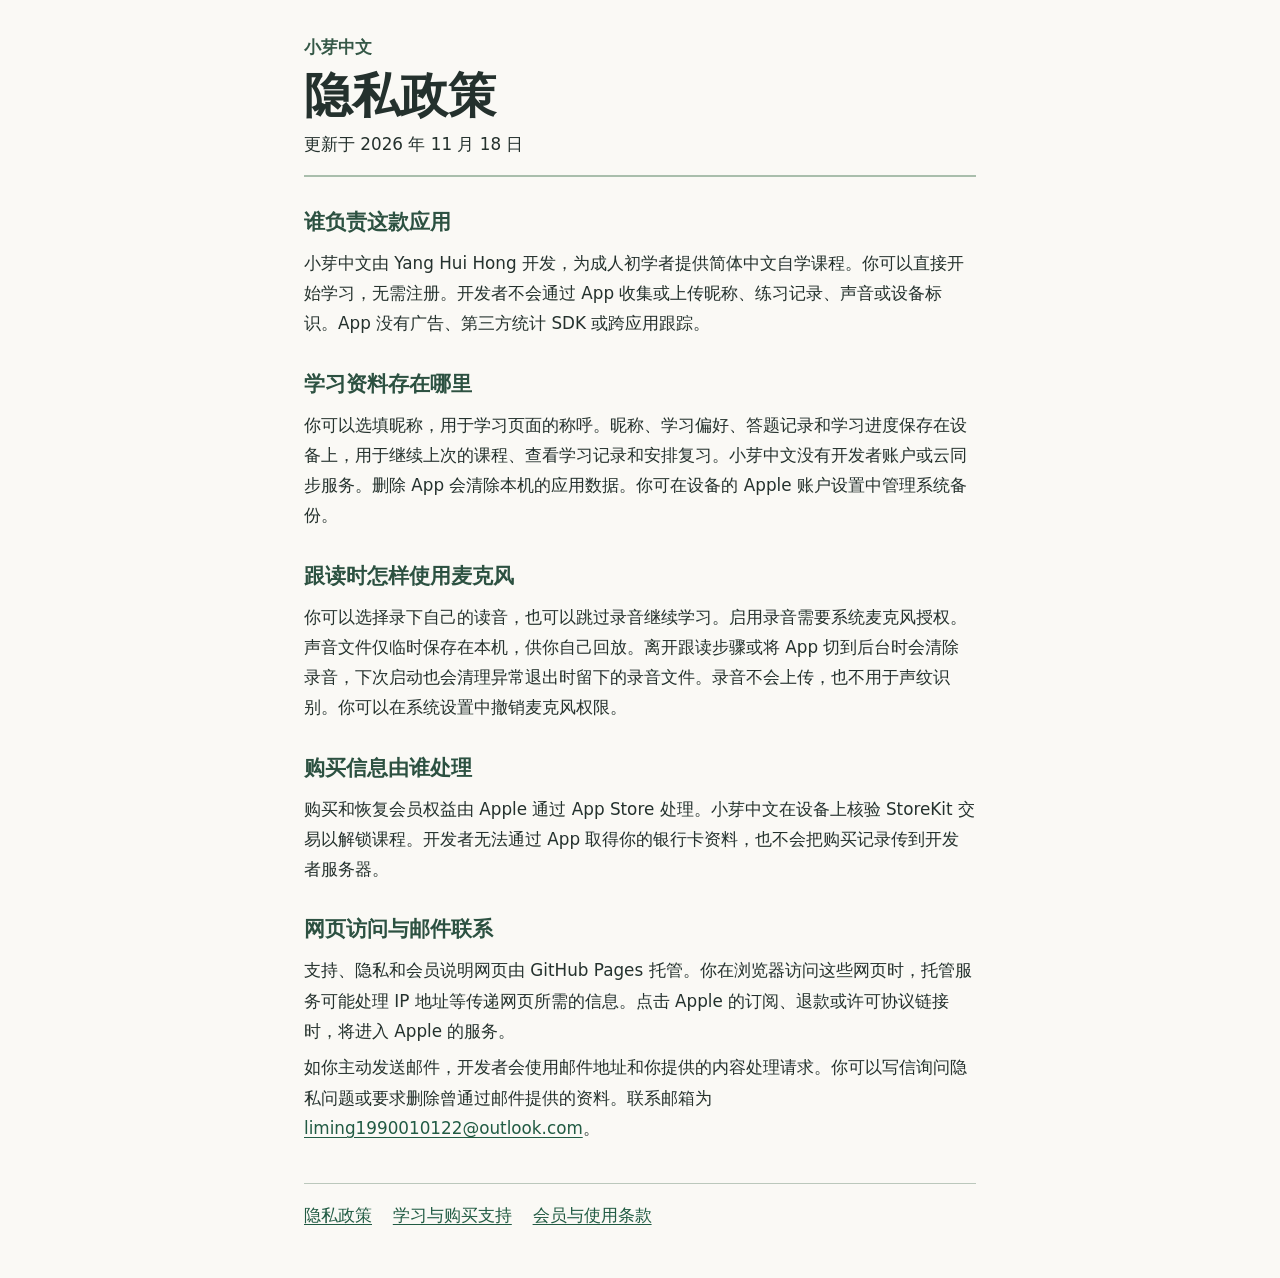
<file: hanzikids/hanzikids-privacy.html>
<!doctype html>
<html lang="zh-Hans">
<head>
  <meta charset="utf-8">
  <meta name="viewport" content="width=device-width, initial-scale=1">
  <title>隐私政策 · 小芽中文</title>
  <style>
    :root { color-scheme: light; background: #faf9f5; color: #24312d; }
    body { max-width: 42rem; margin: auto; padding: 2rem 1.25rem 3rem; font: 1.05rem/1.8 system-ui, sans-serif; overflow-wrap: anywhere; }
    header { border-bottom: 2px solid #a9beac; padding-bottom: 1rem; }
    header p { margin: 0; color: #355847; font-weight: 650; }
    h1 { margin: .25rem 0; font-size: clamp(2rem, 7vw, 3rem); line-height: 1.22; }
    h2 { margin: 1.7rem 0 .25rem; color: #2c5141; font-size: 1.3rem; }
    p { margin: .4rem 0; }
    ul { margin: .4rem 0; padding-inline-start: 1.5rem; }
    a { color: #215b43; text-underline-offset: .2em; }
    a:focus-visible { outline: 2px solid currentColor; outline-offset: .2rem; }
    footer { margin-top: 2.5rem; padding-top: 1rem; border-top: 1px solid #bbc8bc; }
    nav { display: flex; flex-wrap: wrap; gap: .45rem 1.3rem; }
  </style>
</head>
<body>
  <main>
    <header>
      <p>小芽中文</p>
      <h1>隐私政策</h1>
      <span>更新于 <time datetime="2026-11-18">2026 年 11 月 18 日</time></span>
    </header>
    <section>
      <h2>谁负责这款应用</h2>
      <p>小芽中文由 Yang Hui Hong 开发，为成人初学者提供简体中文自学课程。你可以直接开始学习，无需注册。开发者不会通过 App 收集或上传昵称、练习记录、声音或设备标识。App 没有广告、第三方统计 SDK 或跨应用跟踪。</p>
    </section>
    <section>
      <h2>学习资料存在哪里</h2>
      <p>你可以选填昵称，用于学习页面的称呼。昵称、学习偏好、答题记录和学习进度保存在设备上，用于继续上次的课程、查看学习记录和安排复习。小芽中文没有开发者账户或云同步服务。删除 App 会清除本机的应用数据。你可在设备的 Apple 账户设置中管理系统备份。</p>
    </section>
    <section>
      <h2>跟读时怎样使用麦克风</h2>
      <p>你可以选择录下自己的读音，也可以跳过录音继续学习。启用录音需要系统麦克风授权。声音文件仅临时保存在本机，供你自己回放。离开跟读步骤或将 App 切到后台时会清除录音，下次启动也会清理异常退出时留下的录音文件。录音不会上传，也不用于声纹识别。你可以在系统设置中撤销麦克风权限。</p>
    </section>
    <section>
      <h2>购买信息由谁处理</h2>
      <p>购买和恢复会员权益由 Apple 通过 App Store 处理。小芽中文在设备上核验 StoreKit 交易以解锁课程。开发者无法通过 App 取得你的银行卡资料，也不会把购买记录传到开发者服务器。</p>
    </section>
    <section>
      <h2>网页访问与邮件联系</h2>
      <p>支持、隐私和会员说明网页由 GitHub Pages 托管。你在浏览器访问这些网页时，托管服务可能处理 IP 地址等传递网页所需的信息。点击 Apple 的订阅、退款或许可协议链接时，将进入 Apple 的服务。</p>
      <p>如你主动发送邮件，开发者会使用邮件地址和你提供的内容处理请求。你可以写信询问隐私问题或要求删除曾通过邮件提供的资料。联系邮箱为 <a href="mailto:liming1990010122@outlook.com">liming1990010122@outlook.com</a>。</p>
    </section>
  </main>
  <footer>
    <nav aria-label="相关页面">
        <a href="hanzikids-privacy.html" aria-current="page">隐私政策</a>
        <a href="hanzikids-support.html">学习与购买支持</a>
        <a href="hanzikids-terms.html">会员与使用条款</a>
    </nav>
  </footer>
</body>
</html>
</file>
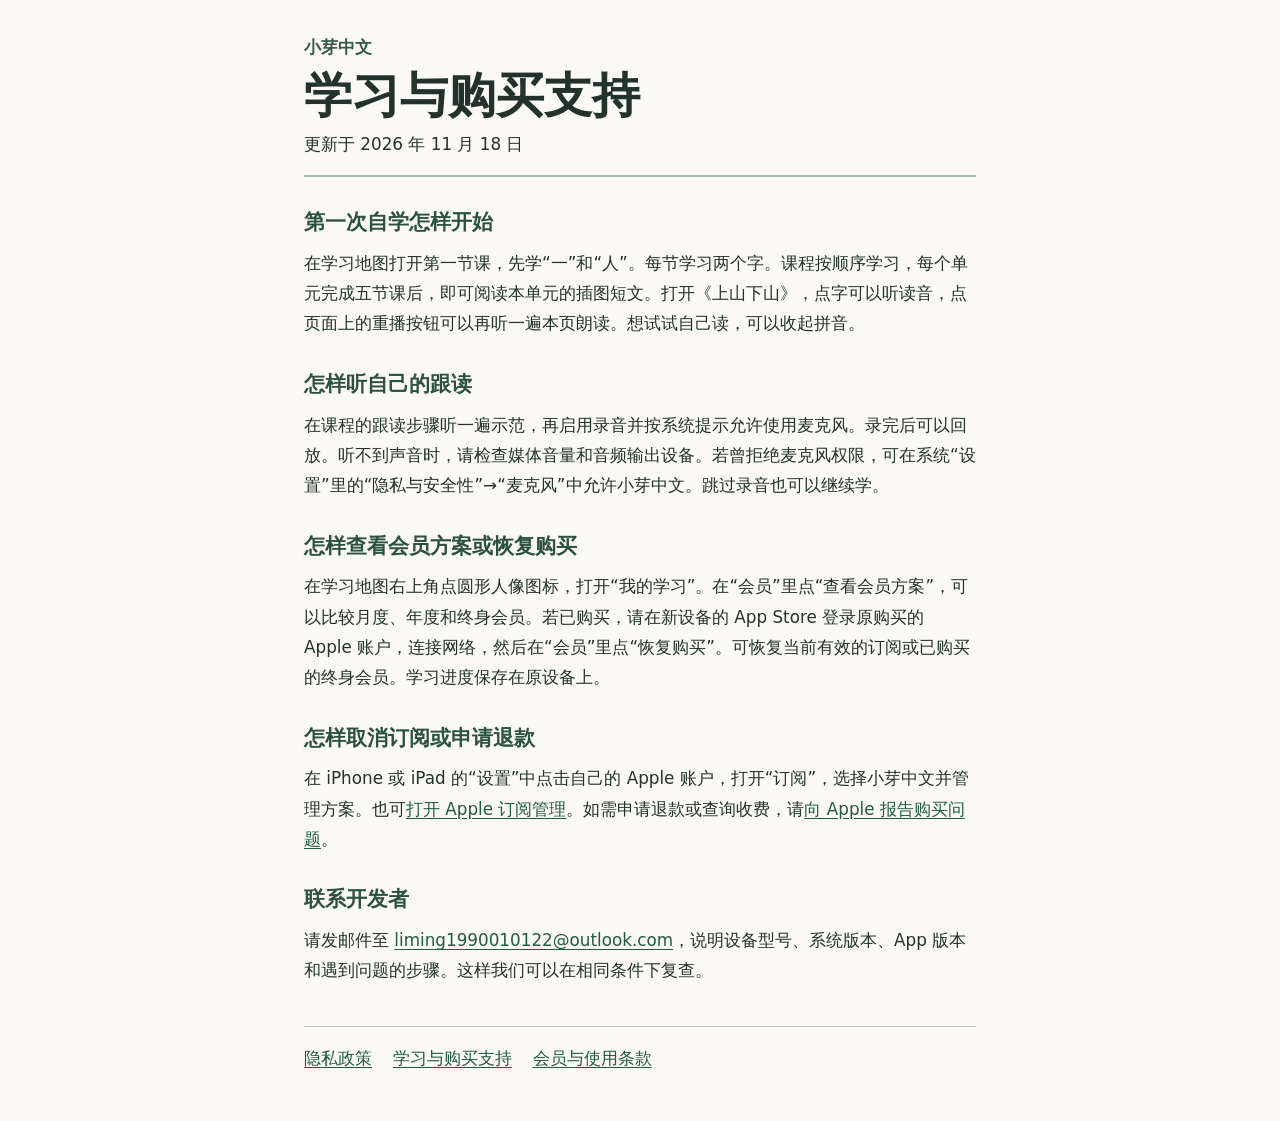
<file: hanzikids/hanzikids-support.html>
<!doctype html>
<html lang="zh-Hans">
<head>
  <meta charset="utf-8">
  <meta name="viewport" content="width=device-width, initial-scale=1">
  <title>学习与购买支持 · 小芽中文</title>
  <style>
    :root { color-scheme: light; background: #faf9f5; color: #24312d; }
    body { max-width: 42rem; margin: auto; padding: 2rem 1.25rem 3rem; font: 1.05rem/1.8 system-ui, sans-serif; overflow-wrap: anywhere; }
    header { border-bottom: 2px solid #a9beac; padding-bottom: 1rem; }
    header p { margin: 0; color: #355847; font-weight: 650; }
    h1 { margin: .25rem 0; font-size: clamp(2rem, 7vw, 3rem); line-height: 1.22; }
    h2 { margin: 1.7rem 0 .25rem; color: #2c5141; font-size: 1.3rem; }
    p { margin: .4rem 0; }
    ul { margin: .4rem 0; padding-inline-start: 1.5rem; }
    a { color: #215b43; text-underline-offset: .2em; }
    a:focus-visible { outline: 2px solid currentColor; outline-offset: .2rem; }
    footer { margin-top: 2.5rem; padding-top: 1rem; border-top: 1px solid #bbc8bc; }
    nav { display: flex; flex-wrap: wrap; gap: .45rem 1.3rem; }
  </style>
</head>
<body>
  <main>
    <header>
      <p>小芽中文</p>
      <h1>学习与购买支持</h1>
      <span>更新于 <time datetime="2026-11-18">2026 年 11 月 18 日</time></span>
    </header>
    <section>
      <h2>第一次自学怎样开始</h2>
      <p>在学习地图打开第一节课，先学“一”和“人”。每节学习两个字。课程按顺序学习，每个单元完成五节课后，即可阅读本单元的插图短文。打开《上山下山》，点字可以听读音，点页面上的重播按钮可以再听一遍本页朗读。想试试自己读，可以收起拼音。</p>
    </section>
    <section>
      <h2>怎样听自己的跟读</h2>
      <p>在课程的跟读步骤听一遍示范，再启用录音并按系统提示允许使用麦克风。录完后可以回放。听不到声音时，请检查媒体音量和音频输出设备。若曾拒绝麦克风权限，可在系统“设置”里的“隐私与安全性”→“麦克风”中允许小芽中文。跳过录音也可以继续学。</p>
    </section>
    <section>
      <h2>怎样查看会员方案或恢复购买</h2>
      <p>在学习地图右上角点圆形人像图标，打开“我的学习”。在“会员”里点“查看会员方案”，可以比较月度、年度和终身会员。若已购买，请在新设备的 App Store 登录原购买的 Apple 账户，连接网络，然后在“会员”里点“恢复购买”。可恢复当前有效的订阅或已购买的终身会员。学习进度保存在原设备上。</p>
    </section>
    <section>
      <h2>怎样取消订阅或申请退款</h2>
      <p>在 iPhone 或 iPad 的“设置”中点击自己的 Apple 账户，打开“订阅”，选择小芽中文并管理方案。也可<a href="https://apps.apple.com/account/subscriptions">打开 Apple 订阅管理</a>。如需申请退款或查询收费，请<a href="https://reportaproblem.apple.com/">向 Apple 报告购买问题</a>。</p>
    </section>
    <section>
      <h2>联系开发者</h2>
      <p>请发邮件至 <a href="mailto:liming1990010122@outlook.com">liming1990010122@outlook.com</a>，说明设备型号、系统版本、App 版本和遇到问题的步骤。这样我们可以在相同条件下复查。</p>
    </section>
  </main>
  <footer>
    <nav aria-label="相关页面">
        <a href="hanzikids-privacy.html">隐私政策</a>
        <a href="hanzikids-support.html" aria-current="page">学习与购买支持</a>
        <a href="hanzikids-terms.html">会员与使用条款</a>
    </nav>
  </footer>
</body>
</html>
</file>
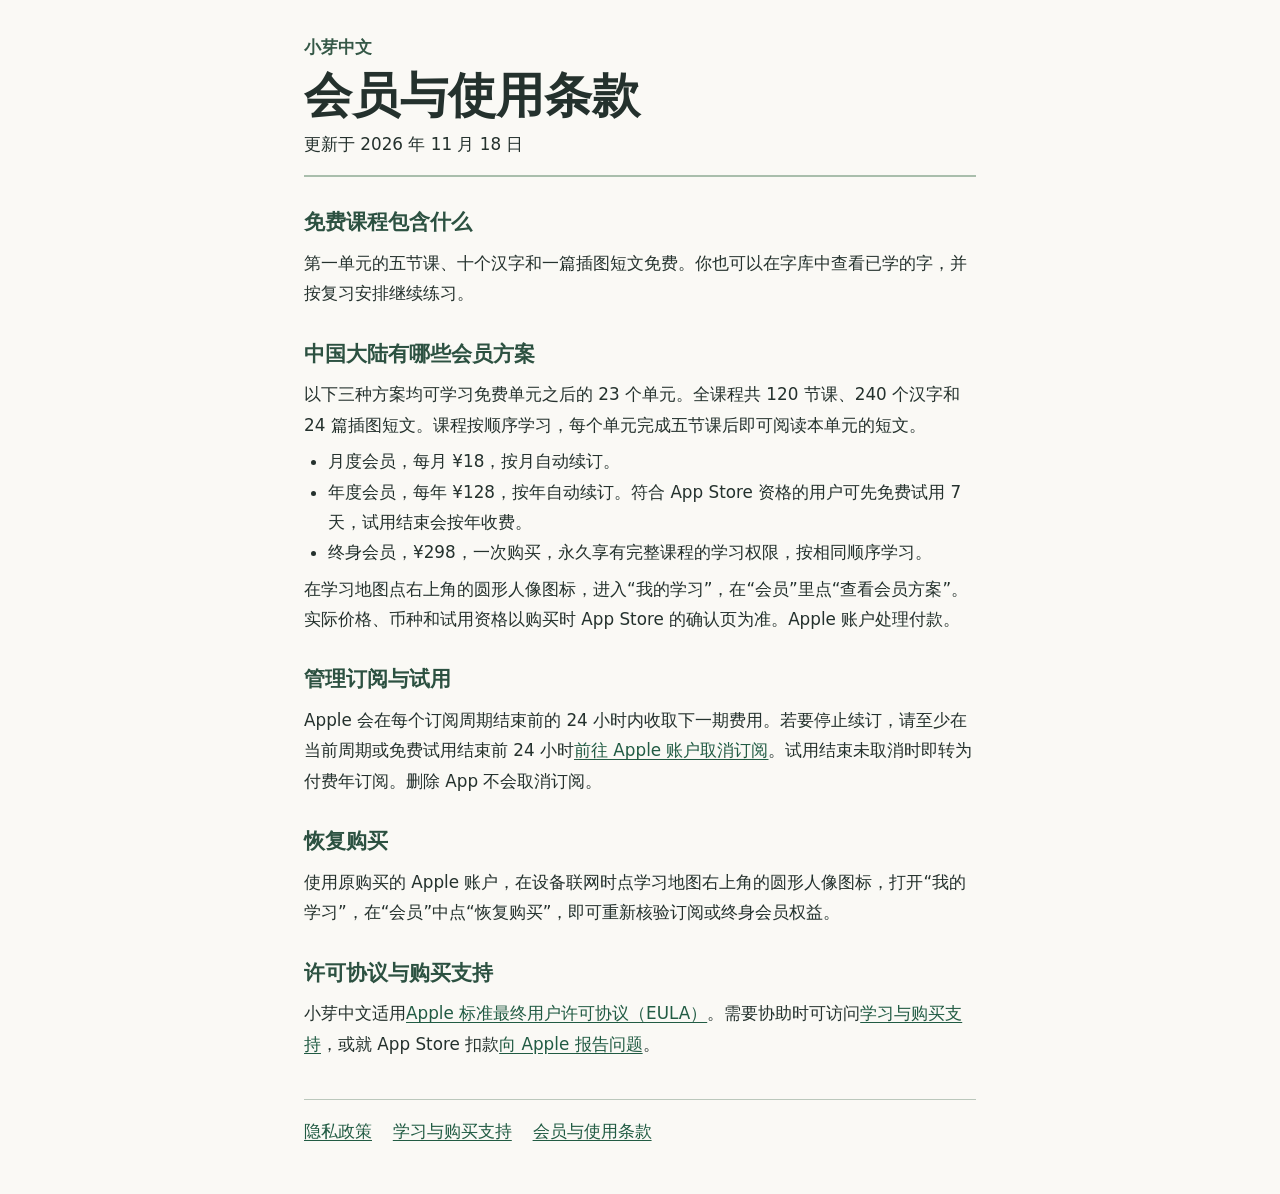
<file: hanzikids/hanzikids-terms.html>
<!doctype html>
<html lang="zh-Hans">
<head>
  <meta charset="utf-8">
  <meta name="viewport" content="width=device-width, initial-scale=1">
  <title>会员与使用条款 · 小芽中文</title>
  <style>
    :root { color-scheme: light; background: #faf9f5; color: #24312d; }
    body { max-width: 42rem; margin: auto; padding: 2rem 1.25rem 3rem; font: 1.05rem/1.8 system-ui, sans-serif; overflow-wrap: anywhere; }
    header { border-bottom: 2px solid #a9beac; padding-bottom: 1rem; }
    header p { margin: 0; color: #355847; font-weight: 650; }
    h1 { margin: .25rem 0; font-size: clamp(2rem, 7vw, 3rem); line-height: 1.22; }
    h2 { margin: 1.7rem 0 .25rem; color: #2c5141; font-size: 1.3rem; }
    p { margin: .4rem 0; }
    ul { margin: .4rem 0; padding-inline-start: 1.5rem; }
    a { color: #215b43; text-underline-offset: .2em; }
    a:focus-visible { outline: 2px solid currentColor; outline-offset: .2rem; }
    footer { margin-top: 2.5rem; padding-top: 1rem; border-top: 1px solid #bbc8bc; }
    nav { display: flex; flex-wrap: wrap; gap: .45rem 1.3rem; }
  </style>
</head>
<body>
  <main>
    <header>
      <p>小芽中文</p>
      <h1>会员与使用条款</h1>
      <span>更新于 <time datetime="2026-11-18">2026 年 11 月 18 日</time></span>
    </header>
    <section>
      <h2>免费课程包含什么</h2>
      <p>第一单元的五节课、十个汉字和一篇插图短文免费。你也可以在字库中查看已学的字，并按复习安排继续练习。</p>
    </section>
    <section>
      <h2>中国大陆有哪些会员方案</h2>
      <p>以下三种方案均可学习免费单元之后的 23 个单元。全课程共 120 节课、240 个汉字和 24 篇插图短文。课程按顺序学习，每个单元完成五节课后即可阅读本单元的短文。</p>
      <ul>
        <li>月度会员，每月 ¥18，按月自动续订。</li>
        <li>年度会员，每年 ¥128，按年自动续订。符合 App Store 资格的用户可先免费试用 7 天，试用结束会按年收费。</li>
        <li>终身会员，¥298，一次购买，永久享有完整课程的学习权限，按相同顺序学习。</li>
      </ul>
      <p>在学习地图点右上角的圆形人像图标，进入“我的学习”，在“会员”里点“查看会员方案”。实际价格、币种和试用资格以购买时 App Store 的确认页为准。Apple 账户处理付款。</p>
    </section>
    <section>
      <h2>管理订阅与试用</h2>
      <p>Apple 会在每个订阅周期结束前的 24 小时内收取下一期费用。若要停止续订，请至少在当前周期或免费试用结束前 24 小时<a href="https://apps.apple.com/account/subscriptions">前往 Apple 账户取消订阅</a>。试用结束未取消时即转为付费年订阅。删除 App 不会取消订阅。</p>
    </section>
    <section>
      <h2>恢复购买</h2>
      <p>使用原购买的 Apple 账户，在设备联网时点学习地图右上角的圆形人像图标，打开“我的学习”，在“会员”中点“恢复购买”，即可重新核验订阅或终身会员权益。</p>
    </section>
    <section>
      <h2>许可协议与购买支持</h2>
      <p>小芽中文适用<a href="https://www.apple.com/legal/internet-services/itunes/dev/stdeula/">Apple 标准最终用户许可协议（EULA）</a>。需要协助时可访问<a href="hanzikids-support.html">学习与购买支持</a>，或就 App Store 扣款<a href="https://reportaproblem.apple.com/">向 Apple 报告问题</a>。</p>
    </section>
  </main>
  <footer>
    <nav aria-label="相关页面">
        <a href="hanzikids-privacy.html">隐私政策</a>
        <a href="hanzikids-support.html">学习与购买支持</a>
        <a href="hanzikids-terms.html" aria-current="page">会员与使用条款</a>
    </nav>
  </footer>
</body>
</html>
</file>
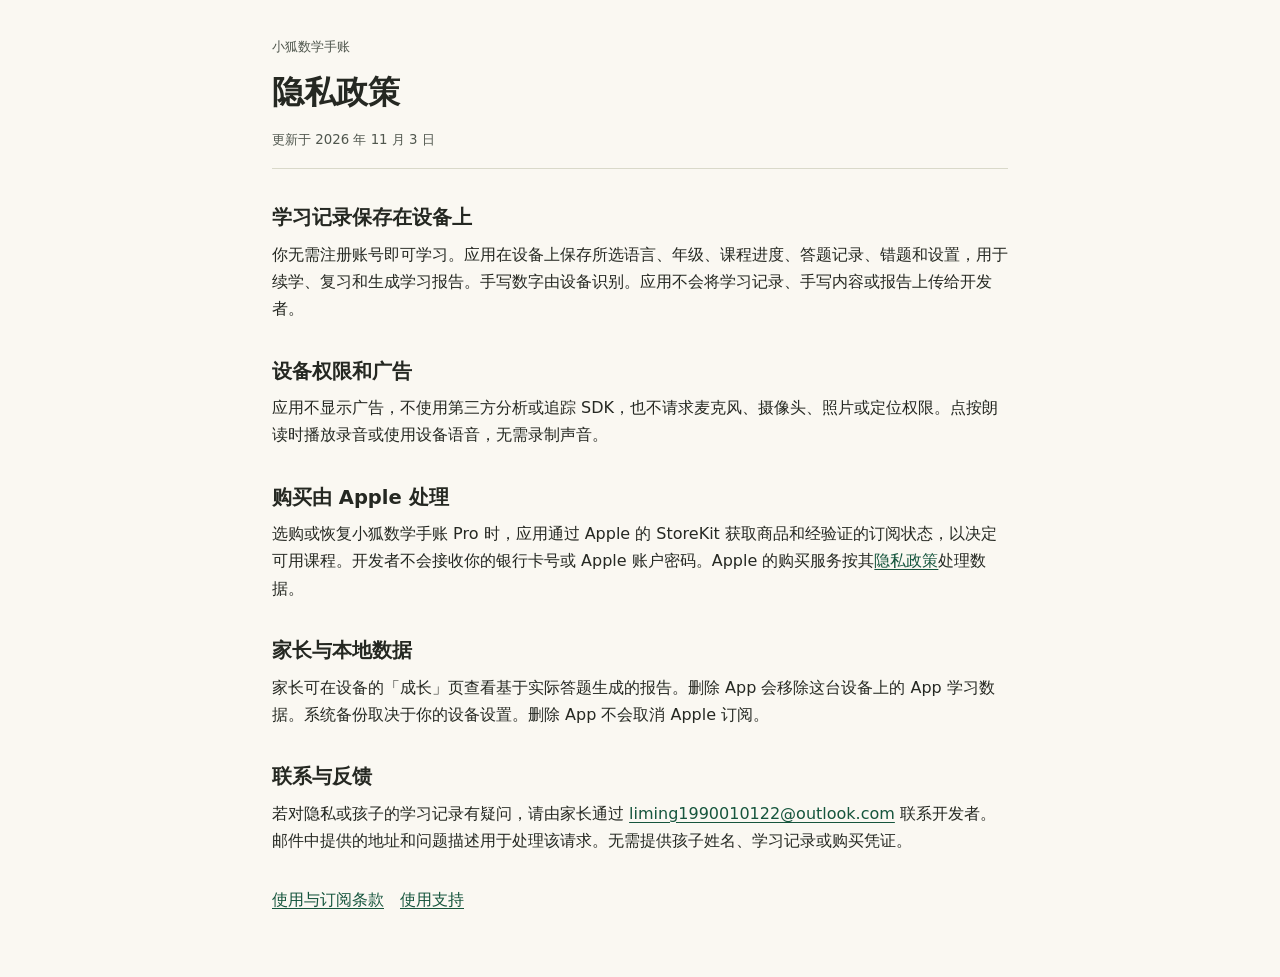
<file: mathdlg/mathdlg-privacy.html>
<!doctype html>
<html lang="zh-Hans">
<head>
  <meta charset="utf-8">
  <meta name="viewport" content="width=device-width, initial-scale=1">
  <title>小狐数学手账 · 隐私政策</title>
  <style>body{margin:0;background:#faf8f2;color:#252822;font:1rem/1.7 system-ui,-apple-system,sans-serif}main{max-width:46rem;margin:auto;padding:2rem clamp(1rem,4vw,3rem) 4rem}header{padding-bottom:1rem;border-bottom:1px solid #d9d9ca}h1{line-height:1.25;margin:.4em 0}h2{font-size:1.22rem;margin:1.65em 0 .3em}p{margin:.4em 0}small,nav{color:#50574e}a{color:#16553d;text-underline-offset:.18em;overflow-wrap:anywhere}nav{display:flex;gap:1em;flex-wrap:wrap;margin-top:2rem}</style>
</head>
<body>
<main>
<header><small>小狐数学手账</small><h1>隐私政策</h1><small>更新于 2026 年 11 月 3 日</small></header>
<section><h2>学习记录保存在设备上</h2>
<p>你无需注册账号即可学习。应用在设备上保存所选语言、年级、课程进度、答题记录、错题和设置，用于续学、复习和生成学习报告。手写数字由设备识别。应用不会将学习记录、手写内容或报告上传给开发者。</p></section>
<section><h2>设备权限和广告</h2>
<p>应用不显示广告，不使用第三方分析或追踪 SDK，也不请求麦克风、摄像头、照片或定位权限。点按朗读时播放录音或使用设备语音，无需录制声音。</p></section>
<section><h2>购买由 Apple 处理</h2>
<p>选购或恢复小狐数学手账 Pro 时，应用通过 Apple 的 StoreKit 获取商品和经验证的订阅状态，以决定可用课程。开发者不会接收你的银行卡号或 Apple 账户密码。Apple 的购买服务按其<a href="https://www.apple.com.cn/privacy/">隐私政策</a>处理数据。</p></section>
<section><h2>家长与本地数据</h2>
<p>家长可在设备的「成长」页查看基于实际答题生成的报告。删除 App 会移除这台设备上的 App 学习数据。系统备份取决于你的设备设置。删除 App 不会取消 Apple 订阅。</p></section>
<section><h2>联系与反馈</h2>
<p>若对隐私或孩子的学习记录有疑问，请由家长通过 <a href="mailto:liming1990010122@outlook.com">liming1990010122@outlook.com</a> 联系开发者。邮件中提供的地址和问题描述用于处理该请求。无需提供孩子姓名、学习记录或购买凭证。</p></section>
<nav aria-label="相关页面"><a href="mathdlg-terms.html">使用与订阅条款</a>
<a href="mathdlg-support.html">使用支持</a>
</nav>
</main>
</body>
</html>
</file>
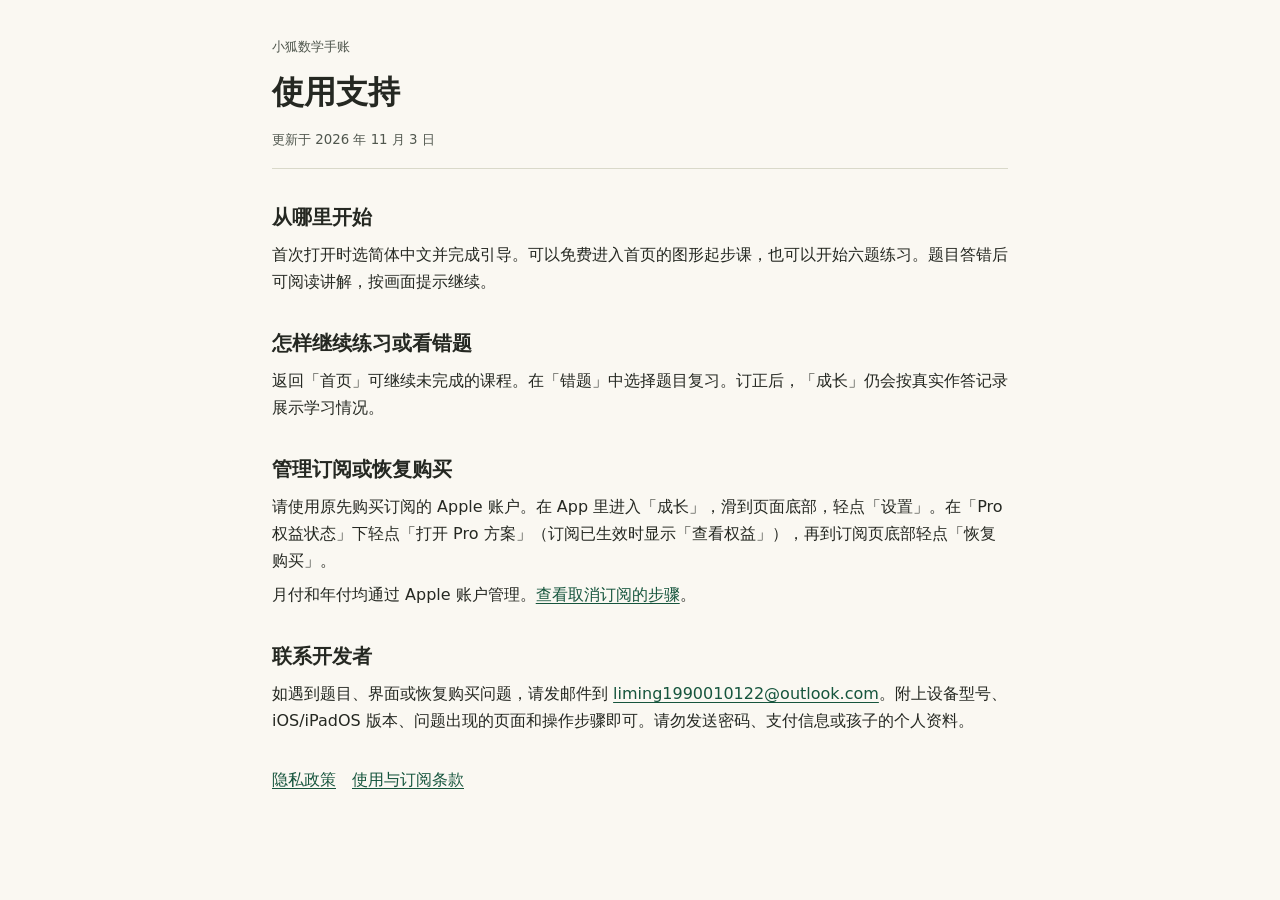
<file: mathdlg/mathdlg-support.html>
<!doctype html>
<html lang="zh-Hans">
<head>
  <meta charset="utf-8">
  <meta name="viewport" content="width=device-width, initial-scale=1">
  <title>小狐数学手账 · 使用支持</title>
  <style>body{margin:0;background:#faf8f2;color:#252822;font:1rem/1.7 system-ui,-apple-system,sans-serif}main{max-width:46rem;margin:auto;padding:2rem clamp(1rem,4vw,3rem) 4rem}header{padding-bottom:1rem;border-bottom:1px solid #d9d9ca}h1{line-height:1.25;margin:.4em 0}h2{font-size:1.22rem;margin:1.65em 0 .3em}p{margin:.4em 0}small,nav{color:#50574e}a{color:#16553d;text-underline-offset:.18em;overflow-wrap:anywhere}nav{display:flex;gap:1em;flex-wrap:wrap;margin-top:2rem}</style>
</head>
<body>
<main>
<header><small>小狐数学手账</small><h1>使用支持</h1><small>更新于 2026 年 11 月 3 日</small></header>
<section><h2>从哪里开始</h2>
<p>首次打开时选简体中文并完成引导。可以免费进入首页的图形起步课，也可以开始六题练习。题目答错后可阅读讲解，按画面提示继续。</p></section>
<section><h2>怎样继续练习或看错题</h2>
<p>返回「首页」可继续未完成的课程。在「错题」中选择题目复习。订正后，「成长」仍会按真实作答记录展示学习情况。</p></section>
<section><h2>管理订阅或恢复购买</h2>
<p>请使用原先购买订阅的 Apple 账户。在 App 里进入「成长」，滑到页面底部，轻点「设置」。在「Pro 权益状态」下轻点「打开 Pro 方案」（订阅已生效时显示「查看权益」），再到订阅页底部轻点「恢复购买」。</p>
<p>月付和年付均通过 Apple 账户管理。<a href="https://support.apple.com/zh-cn/118428">查看取消订阅的步骤</a>。</p></section>
<section><h2>联系开发者</h2>
<p>如遇到题目、界面或恢复购买问题，请发邮件到 <a href="mailto:liming1990010122@outlook.com">liming1990010122@outlook.com</a>。附上设备型号、iOS/iPadOS 版本、问题出现的页面和操作步骤即可。请勿发送密码、支付信息或孩子的个人资料。</p></section>
<nav aria-label="相关页面"><a href="mathdlg-privacy.html">隐私政策</a>
<a href="mathdlg-terms.html">使用与订阅条款</a>
</nav>
</main>
</body>
</html>
</file>
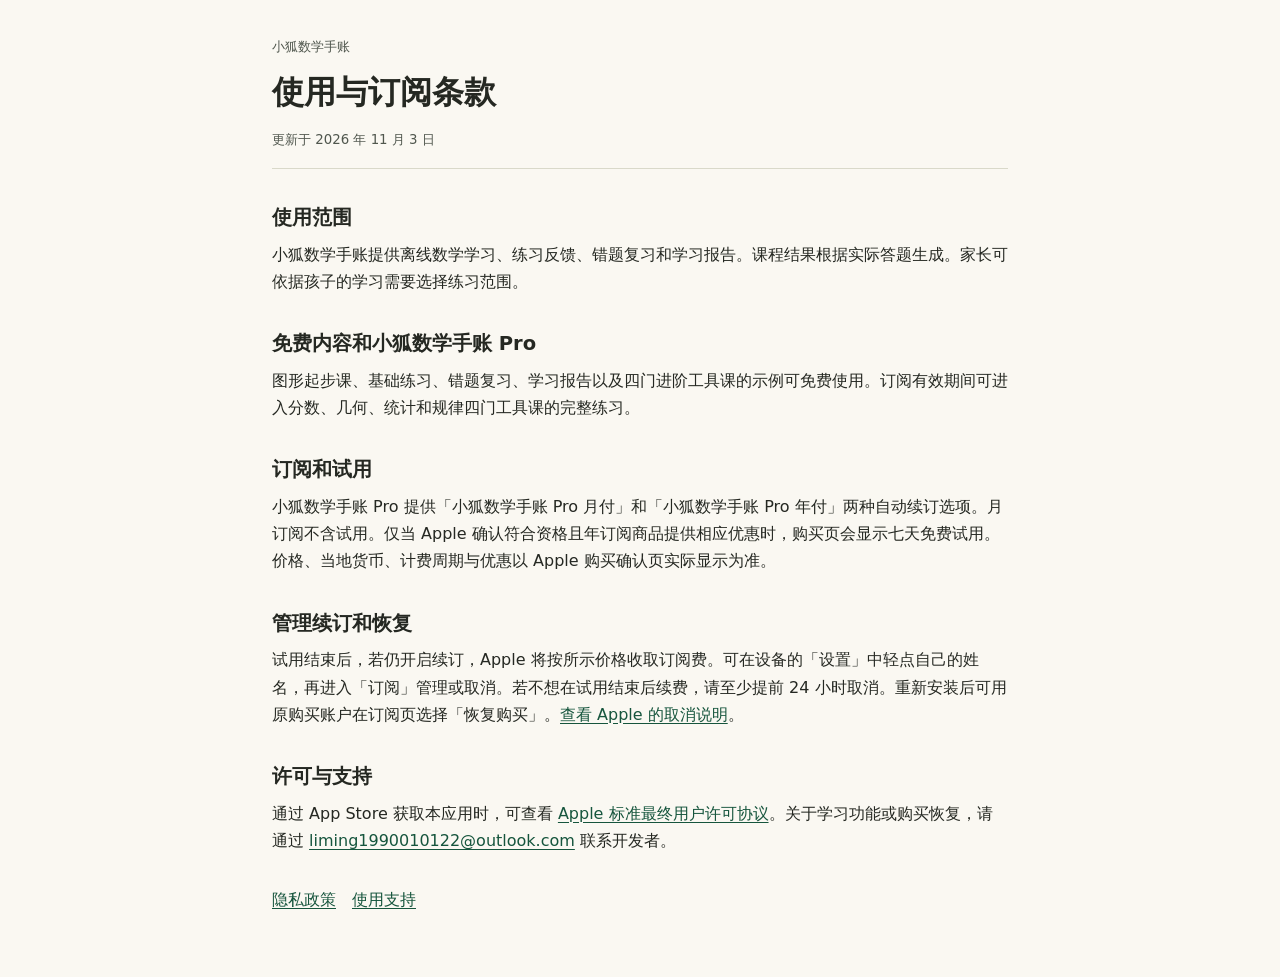
<file: mathdlg/mathdlg-terms.html>
<!doctype html>
<html lang="zh-Hans">
<head>
  <meta charset="utf-8">
  <meta name="viewport" content="width=device-width, initial-scale=1">
  <title>小狐数学手账 · 使用与订阅条款</title>
  <style>body{margin:0;background:#faf8f2;color:#252822;font:1rem/1.7 system-ui,-apple-system,sans-serif}main{max-width:46rem;margin:auto;padding:2rem clamp(1rem,4vw,3rem) 4rem}header{padding-bottom:1rem;border-bottom:1px solid #d9d9ca}h1{line-height:1.25;margin:.4em 0}h2{font-size:1.22rem;margin:1.65em 0 .3em}p{margin:.4em 0}small,nav{color:#50574e}a{color:#16553d;text-underline-offset:.18em;overflow-wrap:anywhere}nav{display:flex;gap:1em;flex-wrap:wrap;margin-top:2rem}</style>
</head>
<body>
<main>
<header><small>小狐数学手账</small><h1>使用与订阅条款</h1><small>更新于 2026 年 11 月 3 日</small></header>
<section><h2>使用范围</h2>
<p>小狐数学手账提供离线数学学习、练习反馈、错题复习和学习报告。课程结果根据实际答题生成。家长可依据孩子的学习需要选择练习范围。</p></section>
<section><h2>免费内容和小狐数学手账 Pro</h2>
<p>图形起步课、基础练习、错题复习、学习报告以及四门进阶工具课的示例可免费使用。订阅有效期间可进入分数、几何、统计和规律四门工具课的完整练习。</p></section>
<section><h2>订阅和试用</h2>
<p>小狐数学手账 Pro 提供「小狐数学手账 Pro 月付」和「小狐数学手账 Pro 年付」两种自动续订选项。月订阅不含试用。仅当 Apple 确认符合资格且年订阅商品提供相应优惠时，购买页会显示七天免费试用。价格、当地货币、计费周期与优惠以 Apple 购买确认页实际显示为准。</p></section>
<section><h2>管理续订和恢复</h2>
<p>试用结束后，若仍开启续订，Apple 将按所示价格收取订阅费。可在设备的「设置」中轻点自己的姓名，再进入「订阅」管理或取消。若不想在试用结束后续费，请至少提前 24 小时取消。重新安装后可用原购买账户在订阅页选择「恢复购买」。<a href="https://support.apple.com/zh-cn/118428">查看 Apple 的取消说明</a>。</p></section>
<section><h2>许可与支持</h2>
<p>通过 App Store 获取本应用时，可查看 <a href="https://www.apple.com/legal/internet-services/itunes/dev/stdeula/">Apple 标准最终用户许可协议</a>。关于学习功能或购买恢复，请通过 <a href="mailto:liming1990010122@outlook.com">liming1990010122@outlook.com</a> 联系开发者。</p></section>
<nav aria-label="相关页面"><a href="mathdlg-privacy.html">隐私政策</a>
<a href="mathdlg-support.html">使用支持</a>
</nav>
</main>
</body>
</html>
</file>
